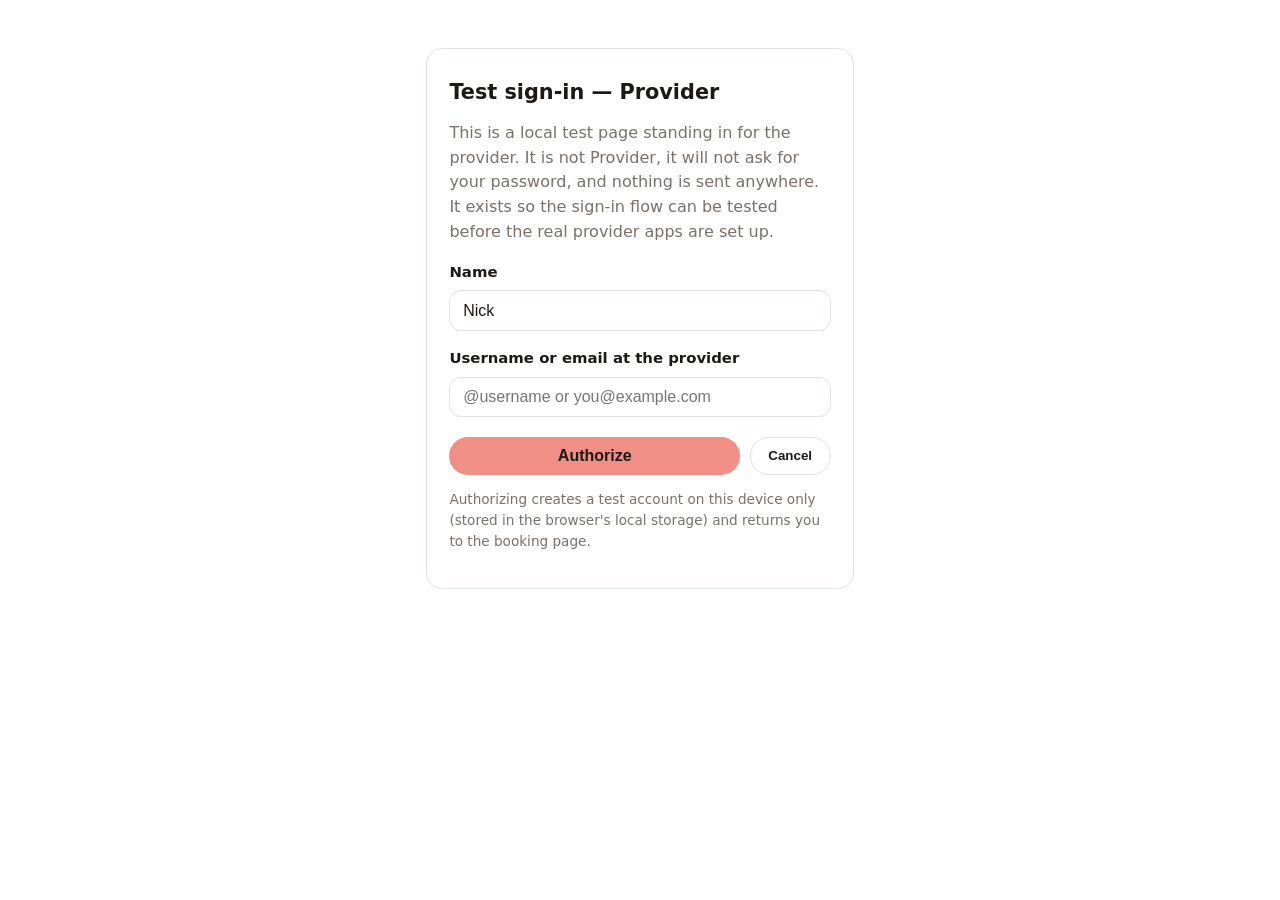
<file: auth-test.html>
<!doctype html>
<html lang="en">
<head>
<meta charset="utf-8">
<meta name="viewport" content="width=device-width, initial-scale=1">
<title>Test sign-in</title>
<link rel="stylesheet" href="styles.css">
</head>
<body>
<main class="test-wrap">
  <div class="test-card">
    <h1 style="font-size:1.3rem">Test sign-in — <span id="providerName">Provider</span></h1>
    <p class="muted">This is a local test page standing in for the provider. It is not
    <span id="providerName2">the provider</span>, it will not ask for your password, and
    nothing is sent anywhere. It exists so the sign-in flow can be tested before the
    real provider apps are set up.</p>

    <form id="authForm">
      <label class="field-label" for="nameInput">Name</label>
      <input id="nameInput" class="field" type="text" value="Nick" autocomplete="name">
      <label class="field-label" for="handleInput">Username or email at the provider</label>
      <input id="handleInput" class="field" type="text" placeholder="@username or you@example.com" autocomplete="username">
      <div class="test-actions">
        <button class="btn-book" type="submit">Authorize</button>
        <button class="btn-outline" type="button" id="cancelBtn">Cancel</button>
      </div>
    </form>
    <p class="muted small">Authorizing creates a test account on this device only
    (stored in the browser's local storage) and returns you to the booking page.</p>
  </div>
</main>
<script>
(function(){
  'use strict';
  var q = new URLSearchParams(location.search);
  var provider = q.get('provider') || 'Provider';
  var state = q.get('state') || '';
  var redirect = q.get('redirect') || 'index.html';
  var role = q.get('role') || '';
  document.getElementById('providerName').textContent = role === 'provider' ? provider + ' (Business provider)' : provider;
  document.getElementById('providerName2').textContent = provider;
  function back(extra){
    var u;
    try { u = new URL(redirect, location.href); } catch(_) { u = new URL('index.html', location.href); }
    var sameOrigin = (u.protocol === 'http:' || u.protocol === 'https:') && u.origin === location.origin;
    var safeFile = location.protocol === 'file:' && u.protocol === 'file:';
    if(!sameOrigin && !safeFile) u = new URL('index.html', location.href);
    Object.keys(extra).forEach(function(k){ u.searchParams.set(k, extra[k]); });
    location.replace(u.toString());
  }
  document.getElementById('cancelBtn').onclick = function(){
    var extra = { auth: 'cancelled' };
    if(role) extra.role = role;
    back(extra);
  };
  document.getElementById('authForm').addEventListener('submit', function(e){
    e.preventDefault();
    var name = document.getElementById('nameInput').value.trim() || 'Guest';
    var handle = document.getElementById('handleInput').value.trim() || name;
    var extra = {
      auth: 'ok',
      provider: provider,
      code: 'test-' + Math.random().toString(36).slice(2, 10),
      state: state,
      name: name,
      handle: handle
    };
    if(role) extra.role = role;
    back(extra);
  });
})();
</script>
</body>
</html>
</file>
<file: styles.css>
/* Booking page styles.
   --brand-accent sets the business's brand colour. */
:root{
  --brand-accent:#ef8f86;
  --brand-accent-dark:#d96f66;
  --bg:#ffffff; --surface:#ffffff; --surface-2:#faf6f5;
  --text:#1c1917; --muted:#78716c; --border:#e7e0de;
  --shadow:0 10px 30px rgba(28,25,23,.12);
  --radius:16px;
  color-scheme:light;
}
@media (prefers-color-scheme:dark){
  :root{
    --bg:#171412; --surface:#211d1a; --surface-2:#292422;
    --text:#f5f0ee; --muted:#a8a09c; --border:#3a332f;
    --shadow:0 10px 30px rgba(0,0,0,.45);
    color-scheme:dark;
  }
}
*{box-sizing:border-box}
html{scroll-behavior:smooth}
body{margin:0;font-family:system-ui,-apple-system,"Segoe UI",Roboto,sans-serif;background:var(--bg);color:var(--text);line-height:1.55;-webkit-font-smoothing:antialiased}
a{color:var(--brand-accent-dark)}
img{display:block;max-width:100%}
h1{font-size:1.9rem;line-height:1.15;margin:.6rem 0 .2rem}
h2{font-size:1.4rem;margin:0 0 .8rem}
h3{margin:.2rem 0}
.muted{color:var(--muted)} .small{font-size:.85rem} .center{text-align:center}
.sr-only{position:absolute;width:1px;height:1px;overflow:hidden;clip:rect(0 0 0 0)}
@media(max-width:640px){.hide-sm{display:none}}

/* Layout */
.page{max-width:1180px;margin:auto;padding:0 1rem 7rem}
.layout{display:grid;grid-template-columns:1fr;gap:2rem}
@media(min-width:960px){.layout{grid-template-columns:repeat(12,1fr)}.main-col{grid-column:span 8}.profile-card{grid-column:span 4}}

/* Hero / carousel */
.carousel{position:relative;border-radius:0 0 var(--radius) var(--radius);overflow:hidden;aspect-ratio:3/1;background:var(--surface-2);min-height:180px}
.carousel-track{display:flex;height:100%;transition:transform .35s ease}
.carousel-slide{min-width:100%;height:100%}
.carousel-slide img{width:100%;height:100%;object-fit:cover}
.carousel-btn{position:absolute;top:50%;transform:translateY(-50%);width:38px;height:38px;border-radius:50%;border:0;background:rgba(255,255,255,.92);font-size:1.4rem;cursor:pointer;box-shadow:var(--shadow)}
.carousel-btn.prev{left:.6rem}.carousel-btn.next{right:.6rem}
.carousel-dots{position:absolute;left:50%;bottom:.6rem;transform:translateX(-50%);display:flex;gap:.35rem}
.carousel-dots button{width:8px;height:8px;border-radius:50%;border:0;background:rgba(255,255,255,.6);padding:0;cursor:pointer}
.carousel-dots button.active{background:#fff;transform:scale(1.25)}
.btn-photos{position:absolute;right:.6rem;bottom:.6rem;background:#fff;color:#1c1917;border:0;border-radius:10px;padding:.45rem .7rem;font-weight:600;cursor:pointer;box-shadow:var(--shadow);font-size:.85rem}
.hero-title-row{display:flex;justify-content:space-between;gap:1rem;align-items:flex-start}
.hero-sub{margin:.15rem 0;color:var(--muted)}

/* Buttons */
.btn-book{background:var(--brand-accent);color:#1c1917;border:0;border-radius:999px;padding:.65rem 1.4rem;font-weight:700;cursor:pointer;font-size:1rem;text-decoration:none;display:inline-block;text-align:center}
.btn-book:hover{background:var(--brand-accent-dark);color:#fff}
.btn-book.block{display:block;width:100%}.btn-book.large{padding:.9rem;font-size:1.05rem}.btn-book.small{padding:.5rem .9rem;font-size:.9rem}
.btn-outline{background:transparent;color:var(--text);border:1.5px solid var(--border);border-radius:999px;padding:.55rem 1.1rem;font-weight:600;cursor:pointer;text-decoration:none;display:inline-block;text-align:center}
.btn-outline.small{padding:.4rem .8rem;font-size:.85rem}.btn-outline.block{display:block;width:100%}
.book-pill{position:fixed;left:50%;bottom:18px;transform:translateX(-50%);z-index:55;background:var(--brand-accent);color:#1c1917;border:0;border-radius:999px;padding:.85rem 3.2rem;font-weight:800;font-size:1.05rem;box-shadow:var(--shadow);cursor:pointer}
@media(min-width:960px){.book-pill,.hide-md-up{display:none}}

/* Sticky nav */
.section-nav{position:sticky;top:0;z-index:40;display:flex;gap:.4rem;overflow-x:auto;background:var(--bg);padding:.6rem 0;border-bottom:1px solid var(--border);scrollbar-width:none}

.section-nav a{flex:0 0 auto;text-decoration:none;color:var(--text);padding:.4rem .85rem;border-radius:999px;font-weight:600;font-size:.92rem}
.section-nav a.active{background:var(--brand-accent);color:#1c1917}

/* Sections */
.section{padding:1.6rem 0 .4rem;scroll-margin-top:64px}

.section-head{display:flex;justify-content:space-between;align-items:baseline;gap:1rem}

/* Services */
.services-list{display:grid;gap:.7rem}
.service-card{display:flex;gap:1rem;justify-content:space-between;border:1px solid var(--border);background:var(--surface);border-radius:var(--radius);padding:1rem}
.service-card h3{font-size:1.02rem;text-transform:capitalize}
.service-meta{color:var(--muted);font-size:.9rem;margin:.1rem 0}
.service-desc{color:var(--muted);font-size:.92rem;margin:.3rem 0 0;display:-webkit-box;-webkit-line-clamp:2;-webkit-box-orient:vertical;overflow:hidden}
.service-card.open .service-desc{-webkit-line-clamp:unset}
.service-side{display:flex;flex-direction:column;align-items:flex-end;gap:.45rem;flex:0 0 auto}
.service-price{font-weight:800}
.btn-details{background:none;border:0;color:var(--brand-accent-dark);font-weight:700;cursor:pointer;padding:.2rem}
.btn-service-book{background:var(--brand-accent);border:0;color:#1c1917;font-weight:700;border-radius:999px;padding:.5rem 1.1rem;cursor:pointer}

/* Ads */
.ad-card{border:1.5px dashed var(--brand-accent);background:var(--surface-2);border-radius:var(--radius);padding:1rem;margin-top:1.4rem}
.ad-card.compact{margin-top:1rem;text-align:left}
.ad-label{font-size:.68rem;letter-spacing:.12em;text-transform:uppercase;color:var(--muted);font-weight:700}
.ad-body{display:flex;gap:1rem;align-items:center}
.ad-icon{font-size:2rem}.ad-cta{font-weight:700;white-space:nowrap}

/* Team / profile */
.team-card,.review-card{border:1px solid var(--border);background:var(--surface);border-radius:var(--radius);padding:1rem;display:flex;gap:1rem;align-items:flex-start;flex-wrap:wrap}
.team-info{flex:1;min-width:200px}
.avatar{width:56px;height:56px;border-radius:50%;background:var(--brand-accent);color:#1c1917;font-weight:800;display:inline-flex;align-items:center;justify-content:center;font-size:1.3rem;flex:0 0 auto}
.avatar.large{width:76px;height:76px;font-size:1.8rem}.avatar.small{width:42px;height:42px;font-size:1rem}.avatar.tiny{width:26px;height:26px;font-size:.8rem;vertical-align:middle}
.profile-card{display:none}
@media(min-width:960px){.profile-card{display:block;position:sticky;top:24px;align-self:start;border:1px solid var(--border);background:var(--surface);border-radius:var(--radius);padding:1.4rem;text-align:center;height:fit-content}
.profile-card .avatar{margin:auto}.profile-meta{list-style:none;padding:0;text-align:left;display:grid;gap:.45rem}}

/* About / gallery / reviews / address */
.contact-list{list-style:none;padding:0;display:grid;gap:.45rem}
.pay-row{display:flex;gap:.5rem;flex-wrap:wrap;margin-top:1rem}
.pay-chip{border:1px solid var(--border);border-radius:8px;padding:.3rem .6rem;font-size:.8rem;font-weight:700;background:var(--surface-2)}
.gallery-grid{display:grid;grid-template-columns:repeat(2,1fr);gap:.6rem}
@media(min-width:700px){.gallery-grid{grid-template-columns:repeat(3,1fr)}}
.gallery-grid button{border:0;padding:0;border-radius:12px;overflow:hidden;cursor:pointer;aspect-ratio:4/3}
.gallery-grid img{width:100%;height:100%;object-fit:cover}
.reviews-head{display:flex;gap:2rem;align-items:center;flex-wrap:wrap;margin-bottom:1rem}
.laurel{font-size:2rem;display:flex;gap:.5rem;align-items:center}.laurel strong{font-size:2.2rem}
.breakdown{min-width:240px;flex:1;max-width:360px}
.bar-row{display:grid;grid-template-columns:32px 1fr 18px;gap:.5rem;align-items:center;font-size:.85rem;color:var(--muted)}
.bar{height:8px;background:var(--surface-2);border:1px solid var(--border);border-radius:99px;overflow:hidden}
.bar i{display:block;height:100%;background:var(--brand-accent)}
.review-card{margin-bottom:.7rem}.review-meta{display:flex;gap:.7rem;align-items:center}.review-meta p{margin:0}
address{font-style:normal;font-size:1.05rem;line-height:1.5}
.map-wrap{border-radius:var(--radius);overflow:hidden;border:1px solid var(--border);margin:1rem 0;aspect-ratio:16/9}
.map-wrap iframe{width:100%;height:100%;border:0}
.footer{padding:2.5rem 0 1rem;text-align:center}

/* Support dock */
.support-dock{position:fixed;right:16px;bottom:18px;z-index:56;background:rgba(255,255,255,.75);backdrop-filter:blur(12px);color:#1c1917;border:1px solid rgba(255,255,255,.7);box-shadow:var(--shadow);border-radius:999px;padding:.7rem 1rem;font-weight:700;cursor:pointer}
@media(prefers-color-scheme:dark){.support-dock{background:rgba(33,29,26,.8);color:#f5f0ee}}
@media(max-width:959px){.support-dock{bottom:86px}}

/* Modals */
.modal{position:fixed;inset:0;z-index:80;background:rgba(0,0,0,.55);display:flex;align-items:flex-end;justify-content:center;padding:0}
@media(min-width:700px){.modal{align-items:center;padding:1rem}}
.modal[hidden]{display:none}
.modal-card{background:var(--surface);color:var(--text);width:100%;max-width:520px;max-height:88vh;overflow:auto;border-radius:20px 20px 0 0;padding:1.4rem;position:relative}
@media(min-width:700px){.modal-card{border-radius:20px}.modal-card.wide{max-width:860px}}
.modal-close{position:absolute;right:.8rem;top:.8rem;width:36px;height:36px;border-radius:50%;border:0;background:var(--surface-2);font-size:1.3rem;cursor:pointer;color:var(--text)}
.support-chat{display:grid;gap:.5rem;margin:1rem 0}
.chat-bubble{background:var(--surface-2);border:1px solid var(--border);border-radius:14px;padding:.6rem .8rem;max-width:90%}
.chat-bubble.user{justify-self:end;background:var(--brand-accent);color:#1c1917;border-color:transparent}
.support-actions{display:flex;gap:.5rem;flex-wrap:wrap;align-items:center}
.support-form{display:flex;gap:.5rem;margin-top:1rem}
.support-form input{flex:1;border:1px solid var(--border);border-radius:999px;padding:.6rem .9rem;background:var(--surface);color:var(--text);min-width:0}

/* Drawer */
.overlay{position:fixed;inset:0;background:rgba(0,0,0,.5);z-index:70}
.overlay[hidden]{display:none}
.drawer{position:fixed;top:0;right:0;height:100dvh;width:min(480px,100vw);background:var(--surface);color:var(--text);z-index:75;box-shadow:var(--shadow);overflow-y:auto;padding:1.2rem;animation:slideIn .22s ease}
.drawer[hidden]{display:none}
@keyframes slideIn{from{transform:translateX(40px);opacity:.4}to{transform:none;opacity:1}}
.drawer-head{display:flex;justify-content:space-between;align-items:center}
.confirm-box{display:grid;grid-template-columns:1fr 1fr;gap:1rem;background:var(--surface-2);border:1px solid var(--border);border-radius:var(--radius);padding:1rem;margin:1rem 0}
.confirm-box p{margin:.2rem 0}
.field-label{display:block;font-weight:700;margin:1rem 0 .4rem;font-size:.93rem}
.field{width:100%;border:1px solid var(--border);border-radius:12px;padding:.65rem .8rem;background:var(--surface);color:var(--text);font-size:1rem}
.day-chips{display:flex;gap:.45rem;overflow-x:auto;padding-bottom:.3rem}
.day-chip{flex:0 0 auto;border:1.5px solid var(--border);background:var(--surface);color:var(--text);border-radius:12px;padding:.5rem .7rem;cursor:pointer;text-align:center;font-size:.85rem}
.day-chip.selected{border-color:var(--brand-accent);background:var(--brand-accent);color:#1c1917;font-weight:700}
.slot-grid{display:grid;grid-template-columns:repeat(4,1fr);gap:.45rem}
.slot{border:1.5px solid var(--border);background:var(--surface);color:var(--text);border-radius:10px;padding:.5rem .2rem;cursor:pointer;font-size:.88rem}
.slot.selected{background:var(--brand-accent);border-color:var(--brand-accent);color:#1c1917;font-weight:800}
.slot:disabled{opacity:.35;cursor:not-allowed;text-decoration:line-through}
.slot-summary{margin-top:.6rem}
.social-box{border:1px solid var(--border);border-radius:var(--radius);padding:0 1rem 1rem;margin-top:1rem;background:var(--surface-2)}
.req{color:#dc2626;font-size:.8rem}
.social-row{display:grid;gap:.5rem}
.btn-social{border:1.5px solid var(--border);background:var(--surface);color:var(--text);border-radius:999px;padding:.65rem;font-weight:700;cursor:pointer}
.btn-social.verified{border-color:#16a34a;color:#16a34a}
.error{color:#dc2626;font-weight:600}
.done-check{width:64px;height:64px;border-radius:50%;background:#16a34a;color:#fff;font-size:2rem;display:flex;align-items:center;justify-content:center;margin:1rem auto}
#bookingDoneView{text-align:center}

/* Account bar + test sign-in page */
.account-bar{display:flex;justify-content:space-between;align-items:center;gap:1rem;padding:.55rem 0;border-bottom:1px solid var(--border);font-size:.92rem;color:var(--muted)}
.test-wrap{max-width:460px;margin:3rem auto;padding:0 1rem}
.test-card{border:1px solid var(--border);border-radius:var(--radius);padding:1.4rem;background:var(--surface)}
.test-actions{display:flex;gap:.6rem;margin-top:1.2rem}
.test-actions .btn-book{flex:1}

/* Platform header, profile switcher, and badges */
.site-header{display:flex;justify-content:space-between;align-items:center;flex-wrap:wrap;gap:.75rem;padding:.7rem 0;border-bottom:1px solid var(--border)}
.site-brand-row{display:flex;align-items:center;flex-wrap:wrap;gap:.75rem}
.platform-name{font-weight:800;font-size:1.05rem;letter-spacing:-.01em}
.profile-switcher{display:flex;flex-wrap:wrap;gap:.4rem}
.profile-tab{border:1px solid var(--border);background:var(--surface);color:var(--text);border-radius:999px;padding:.35rem .8rem;font-size:.88rem;font-weight:600;cursor:pointer;display:inline-flex;align-items:center;gap:.4rem}
.profile-tab.active{border-color:var(--brand-accent);background:var(--surface-2);font-weight:700}
.for-businesses-link{font-weight:700;font-size:.92rem;text-decoration:none;border:1px solid var(--border);border-radius:999px;padding:.35rem .85rem;color:var(--text);background:var(--surface)}
.for-businesses-link:hover{border-color:var(--brand-accent)}

.subdomain-bar{display:flex;justify-content:space-between;align-items:center;flex-wrap:wrap;gap:.5rem;padding:.45rem 0;font-size:.88rem;color:var(--muted);border-bottom:1px solid var(--border);margin-bottom:.5rem}
.title-with-badge{display:flex;align-items:center;flex-wrap:wrap;gap:.55rem}
.badge{display:inline-block;font-size:.75rem;font-weight:700;padding:.15rem .55rem;border-radius:999px;border:1px solid var(--border);vertical-align:middle}
.badge.claimed{background:#dcfce7;color:#166534;border-color:#86efac}
.badge.unclaimed{background:#fef3c7;color:#92400e;border-color:#fcd34d}
@media(prefers-color-scheme:dark){
  .badge.claimed{background:#14532d;color:#dcfce7;border-color:#166534}
  .badge.unclaimed{background:#78350f;color:#fef3c7;border-color:#92400e}
}

/* Provider panel & claim confirmation */
.provider-panel{border:1px solid var(--border);background:var(--surface-2);border-radius:var(--radius);padding:1.2rem;margin:.8rem 0 1.2rem}
.provider-panel[hidden]{display:none}
.provider-panel-head{display:flex;justify-content:space-between;align-items:center;margin-bottom:.6rem}
.provider-panel-head h2{margin:0;font-size:1.2rem}
.provider-social-row{max-width:380px;margin-top:.6rem}
.provider-account-bar{display:flex;justify-content:space-between;align-items:center;flex-wrap:wrap;gap:.6rem;padding:.6rem .8rem;background:var(--surface);border:1px solid var(--border);border-radius:12px;margin-bottom:.8rem;font-size:.92rem}
.claim-prompt,.claim-confirm-box{border:1.5px solid var(--brand-accent);background:var(--surface);border-radius:12px;padding:.85rem 1rem;margin:.75rem 0}
.claim-confirm-actions{display:flex;gap:.5rem;margin-top:.6rem}
.provider-biz-summary{padding:.75rem 1rem;background:var(--surface);border:1px solid var(--border);border-radius:12px;margin-bottom:.8rem;font-size:.93rem}
.provider-biz-form{max-width:540px}
.provider-form-actions{display:flex;align-items:center;gap:.75rem;margin-top:1rem}

/* Unclaimed profile box & notify banner */
.notify-banner{border:1px solid #86efac;background:#dcfce7;color:#166534;border-radius:12px;padding:.7rem 1rem;margin:.75rem 0;font-weight:600;font-size:.95rem}
@media(prefers-color-scheme:dark){
  .notify-banner{background:#14532d;color:#dcfce7;border-color:#166534}
}
.unclaimed-box{border:1.5px solid var(--border);background:var(--surface-2);border-radius:var(--radius);padding:1rem;margin-top:.8rem}
.unclaimed-note{margin:0 0 .65rem;font-size:.95rem}
.unclaimed-btn-row{display:flex;flex-wrap:wrap;gap:.55rem}
.sidebar-unclaimed-actions{display:grid;gap:.45rem;margin:.6rem 0}

/* Outreach modals (Text & Call) */
.checkbox-row{display:flex;align-items:center;gap:.5rem;margin:.85rem 0;font-size:.93rem;cursor:pointer}
.modal-actions{display:flex;gap:.6rem;margin-top:1rem}
.sent-confirm{padding:.85rem;border-radius:12px;background:var(--surface-2);border:1px solid var(--border);margin:1rem 0}
.call-transcript{border:1px solid var(--border);background:var(--surface-2);border-radius:12px;padding:.85rem;display:grid;gap:.55rem;margin:.75rem 0;min-height:90px;font-size:.93rem}
.transcript-line{margin:0;padding:.35rem .55rem;background:var(--surface);border-radius:8px;border:1px solid var(--border)}
.transcript-line.status{background:transparent;border:0;color:var(--muted);font-style:italic;padding:.15rem .3rem}
.call-followup{margin-top:1rem;border-top:1px solid var(--border);padding-top:.85rem}
.followup-box{background:var(--surface-2);border:1px solid var(--border);border-radius:10px;padding:.75rem;font-size:.92rem;margin:.5rem 0}
</file>
